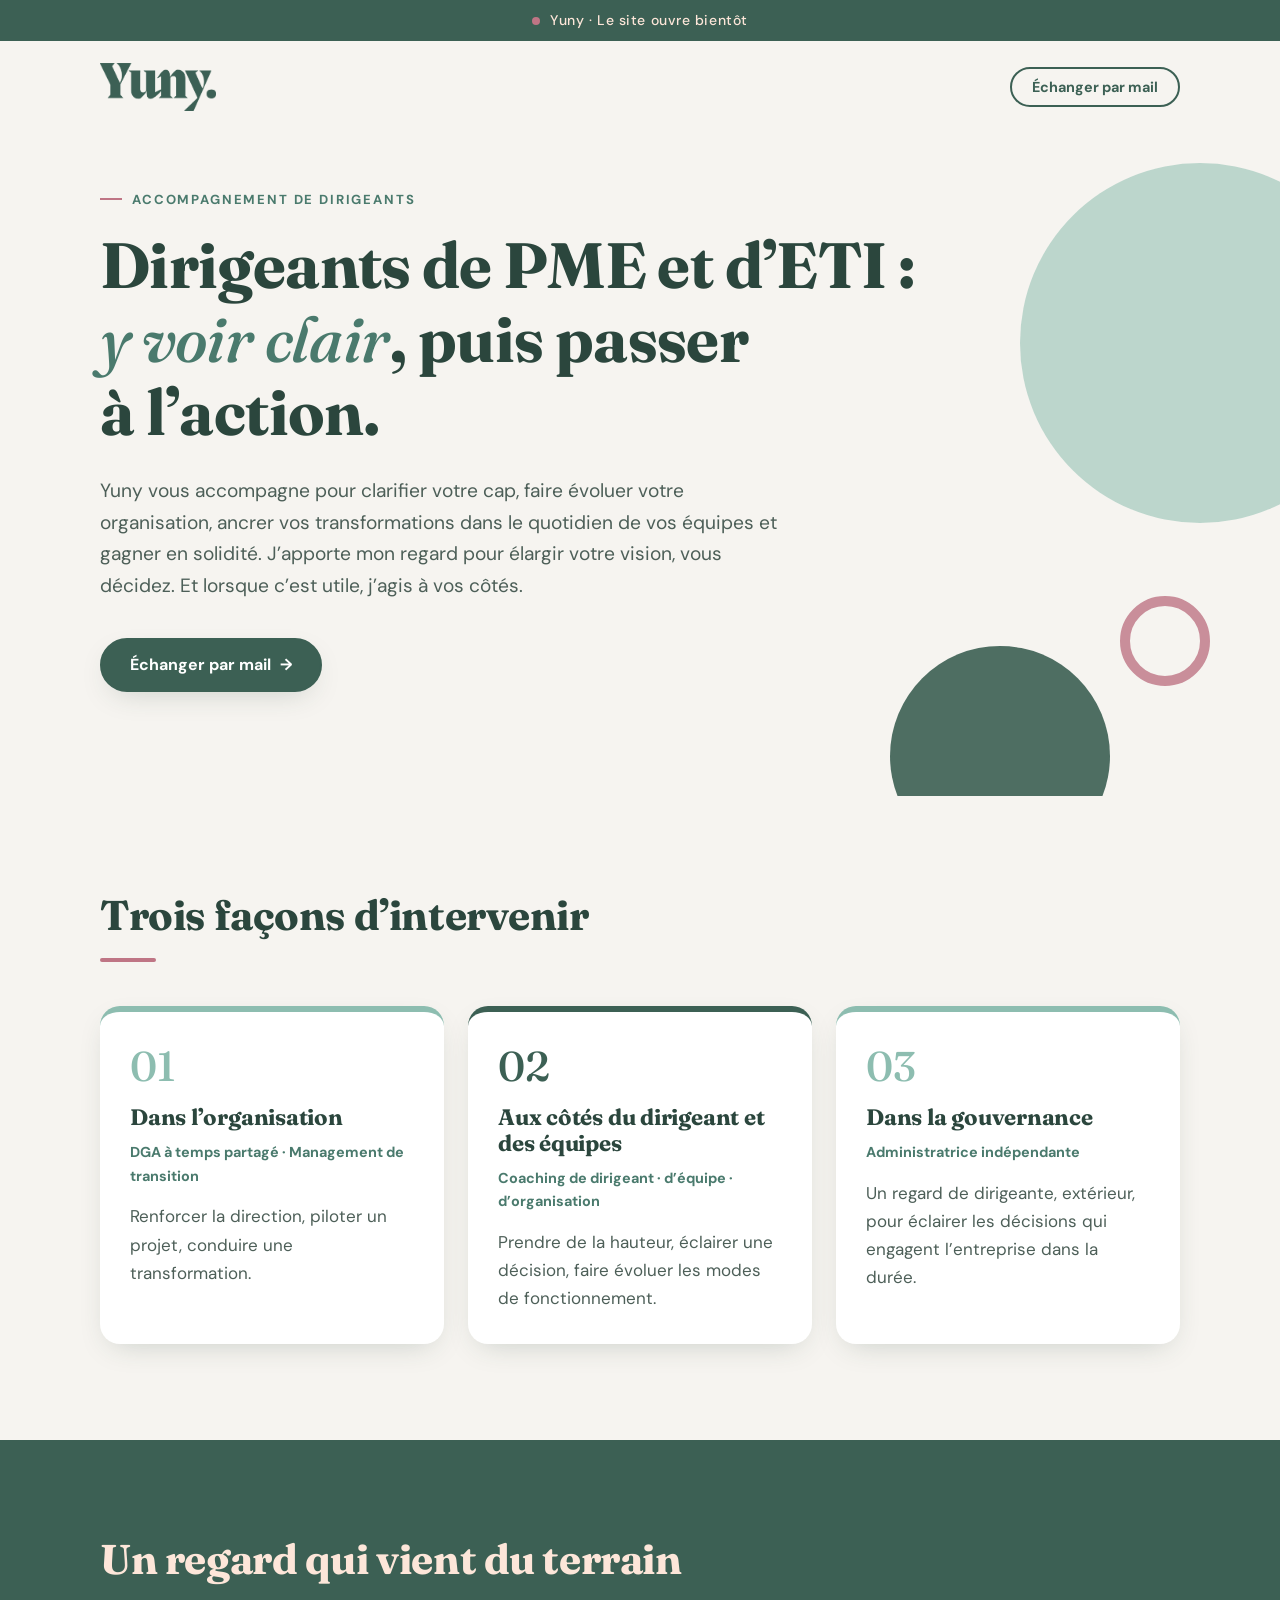
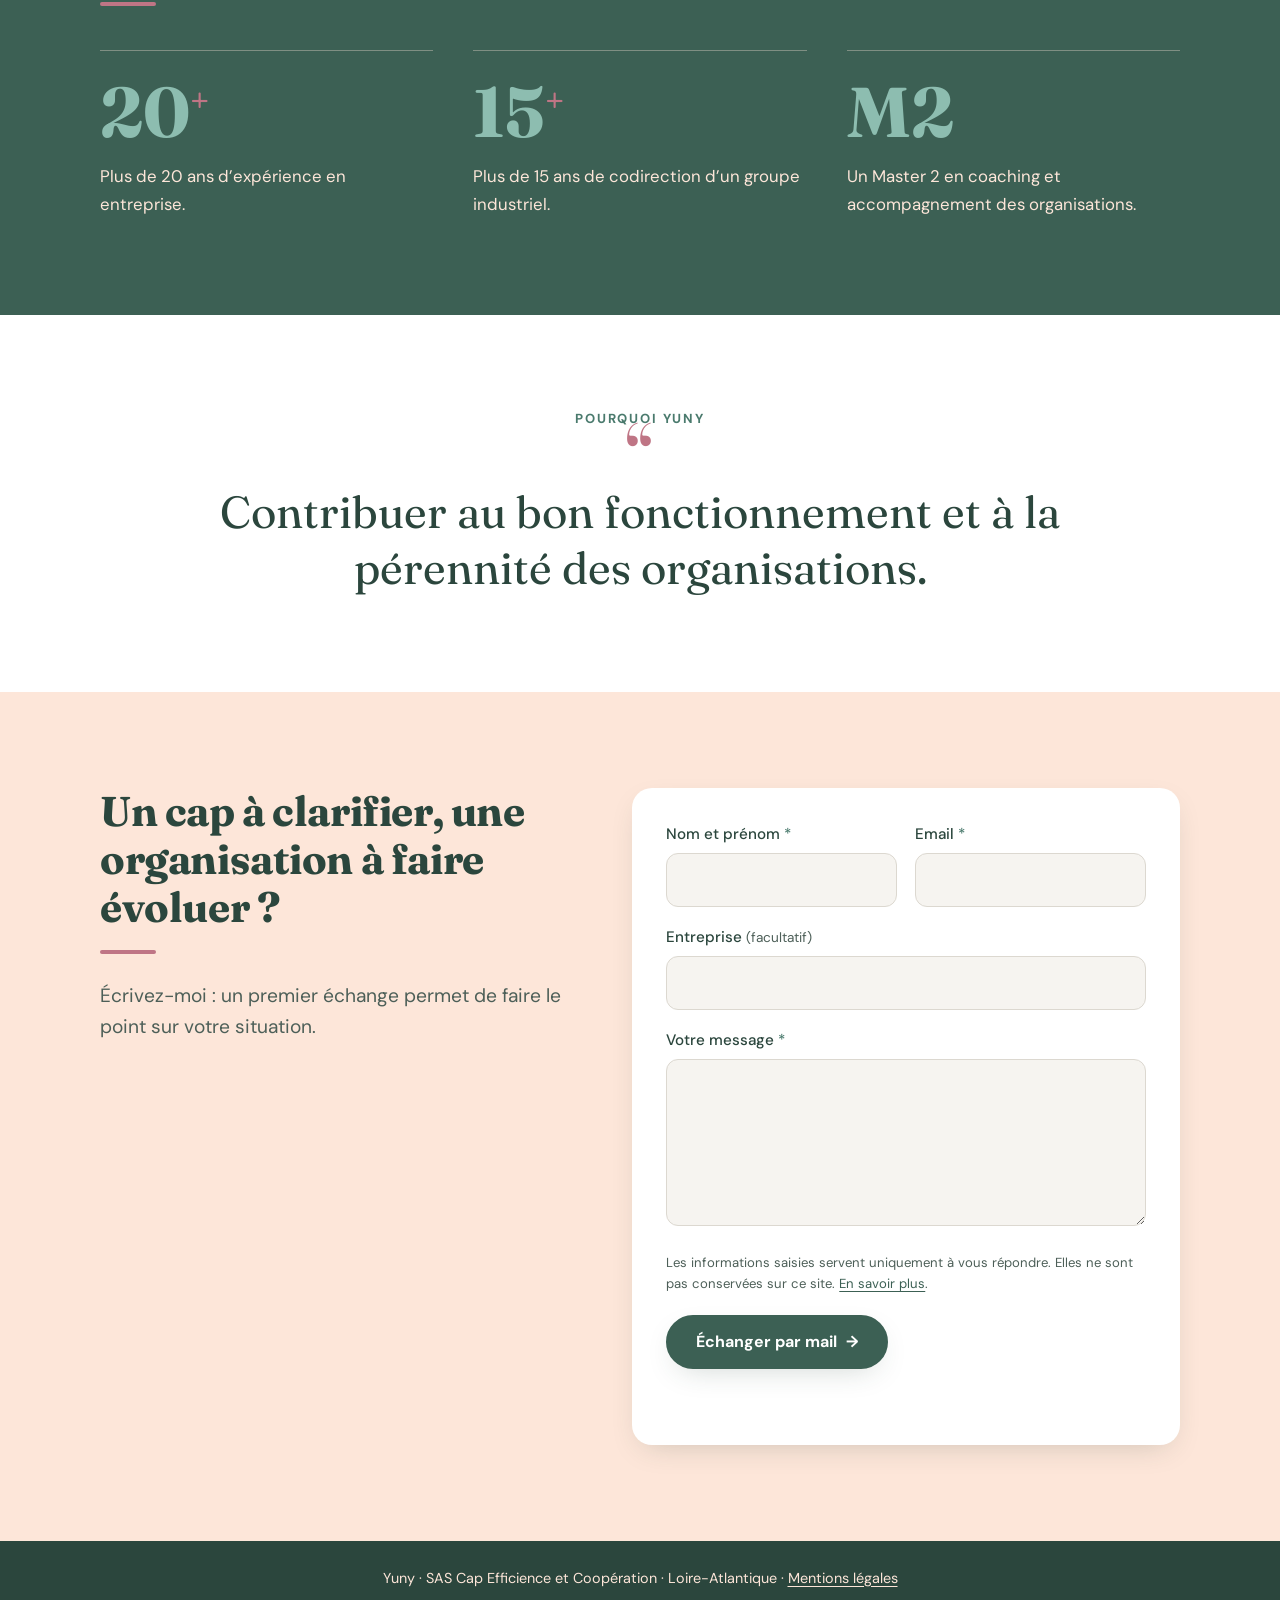
<file: index.html>
<!doctype html>
<html lang="fr">
<head>
  <meta charset="utf-8">
  <meta name="viewport" content="width=device-width, initial-scale=1">
  <title>Yuny · Accompagnement des dirigeants de PME et d'ETI</title>
  <meta name="description" content="Yuny accompagne les dirigeants de PME et d'ETI : DGA à temps partagé, management de transition, coaching et administratrice indépendante. Loire-Atlantique.">
  <meta name="theme-color" content="#3c6054">
  <meta property="og:title" content="Yuny · Y voir clair, puis passer à l'action">
  <meta property="og:description" content="Accompagnement des dirigeants de PME et d'ETI : clarifier le cap, faire évoluer l'organisation, gagner en solidité.">
  <meta property="og:type" content="website">
  <meta property="og:locale" content="fr_FR">
  <link rel="icon" href="assets/favicon.svg" type="image/svg+xml">
  <link rel="preconnect" href="https://fonts.googleapis.com">
  <link rel="preconnect" href="https://fonts.gstatic.com" crossorigin>
  <link href="https://fonts.googleapis.com/css2?family=DM+Sans:opsz,wght@9..40,400;9..40,500;9..40,700&family=Fraunces:opsz,wght@9..144,500;9..144,700&display=swap" rel="stylesheet">
  <link rel="stylesheet" href="assets/style.css?v=5">
</head>
<body>
  <a class="skip" href="#contenu">Aller au contenu</a>

  <div class="ribbon" role="note">
    <span class="ribbon__dot" aria-hidden="true"></span>
    Yuny · Le site ouvre bientôt
  </div>

  <header class="header">
    <div class="wrap header__inner">
      <a href="./" class="header__logo" aria-label="Yuny, accueil">
        <img src="assets/logo-yuny.png" alt="Yuny" width="1181" height="484">
      </a>
      <a class="btn btn--ghost btn--sm" href="#contact">Échanger par mail</a>
    </div>
  </header>

  <main id="contenu">
    <!-- HERO -->
    <section class="hero">
      <div class="hero__shapes" aria-hidden="true">
        <span class="shape shape--big"></span>
        <span class="shape shape--mid"></span>
        <span class="shape shape--ring"></span>
      </div>
      <div class="wrap hero__inner">
        <p class="eyebrow">Accompagnement de dirigeants</p>
        <h1>Dirigeants de PME et d’ETI&nbsp;: <em>y&nbsp;voir clair</em>, puis passer à&nbsp;l’action.</h1>
        <p class="lead">Yuny vous accompagne pour clarifier votre cap, faire évoluer votre organisation, ancrer vos transformations dans le quotidien de vos équipes et gagner en solidité. J’apporte mon regard pour élargir votre vision, vous décidez. Et lorsque c’est utile, j’agis à vos côtés.</p>
        <div class="hero__cta">
          <a class="btn" href="#contact">Échanger par mail <span aria-hidden="true">→</span></a>
        </div>
      </div>
    </section>

    <!-- OFFRES -->
    <section class="section" aria-labelledby="t-offres">
      <div class="wrap">
        <h2 id="t-offres" class="section__title">Trois façons d’intervenir</h2>
        <div class="cards">
          <article class="card">
            <span class="card__num" aria-hidden="true">01</span>
            <h3>Dans l’organisation</h3>
            <p class="card__tag">DGA à temps partagé · Management de transition</p>
            <p>Renforcer la direction, piloter un projet, conduire une transformation.</p>
          </article>
          <article class="card card--accent">
            <span class="card__num" aria-hidden="true">02</span>
            <h3>Aux côtés du dirigeant et des équipes</h3>
            <p class="card__tag">Coaching de dirigeant · d’équipe · d’organisation</p>
            <p>Prendre de la hauteur, éclairer une décision, faire évoluer les modes de fonctionnement.</p>
          </article>
          <article class="card">
            <span class="card__num" aria-hidden="true">03</span>
            <h3>Dans la gouvernance</h3>
            <p class="card__tag">Administratrice indépendante</p>
            <p>Un regard de dirigeante, extérieur, pour éclairer les décisions qui engagent l’entreprise dans la durée.</p>
          </article>
        </div>
      </div>
    </section>

    <!-- EXPERIENCE -->
    <section class="section section--green" aria-labelledby="t-terrain">
      <div class="wrap">
        <h2 id="t-terrain" class="section__title">Un regard qui vient du terrain</h2>
        <ul class="stats">
          <li class="stat">
            <span class="stat__big">20<sup>+</sup></span>
            <span class="stat__txt">Plus de 20 ans d’expérience en entreprise.</span>
          </li>
          <li class="stat">
            <span class="stat__big">15<sup>+</sup></span>
            <span class="stat__txt">Plus de 15 ans de codirection d’un groupe industriel.</span>
          </li>
          <li class="stat">
            <span class="stat__big">M2</span>
            <span class="stat__txt">Un Master&nbsp;2 en coaching et accompagnement des organisations.</span>
          </li>
        </ul>
      </div>
    </section>

    <!-- POURQUOI -->
    <section class="section why" aria-labelledby="t-why">
      <div class="wrap why__inner">
        <h2 id="t-why" class="eyebrow eyebrow--center">Pourquoi Yuny</h2>
        <p class="why__quote">Contribuer au bon fonctionnement et à la pérennité des organisations.</p>
      </div>
    </section>

    <!-- CONTACT -->
    <section class="section section--peach" id="contact" aria-labelledby="t-contact">
      <div class="wrap contact">
        <div class="contact__intro">
          <h2 id="t-contact" class="section__title">Un cap à clarifier, une organisation à faire évoluer&nbsp;?</h2>
          <p class="lead">Écrivez-moi&nbsp;: un premier échange permet de faire le point sur votre situation.</p>
        </div>

        <form class="form" id="contact-form" action="contact.php" method="post" novalidate>
          <div class="form__row">
            <div class="field">
              <label for="f-nom">Nom et prénom <span aria-hidden="true">*</span></label>
              <input id="f-nom" name="nom" type="text" autocomplete="name" required maxlength="100">
            </div>
            <div class="field">
              <label for="f-email">Email <span aria-hidden="true">*</span></label>
              <input id="f-email" name="email" type="email" autocomplete="email" required maxlength="150">
            </div>
          </div>
          <div class="field">
            <label for="f-societe">Entreprise <span class="opt">(facultatif)</span></label>
            <input id="f-societe" name="societe" type="text" autocomplete="organization" maxlength="150">
          </div>
          <div class="field">
            <label for="f-message">Votre message <span aria-hidden="true">*</span></label>
            <textarea id="f-message" name="message" rows="5" required minlength="10" maxlength="5000"></textarea>
          </div>

          <!-- anti-spam : champ invisible, doit rester vide -->
          <div class="hp" aria-hidden="true">
            <label for="f-site">Ne pas remplir</label>
            <input id="f-site" name="site" type="text" tabindex="-1" autocomplete="off">
          </div>
          <input type="hidden" name="elapsed" id="f-elapsed" value="">

          <p class="form__legal">Les informations saisies servent uniquement à vous répondre. Elles ne sont pas conservées sur ce site. <a href="mentions-legales.html#donnees">En savoir plus</a>.</p>

          <button class="btn" type="submit">Échanger par mail <span aria-hidden="true">→</span></button>
          <p class="form__status" id="form-status" role="status" aria-live="polite"></p>
        </form>
      </div>
    </section>
  </main>

  <footer class="footer">
    <div class="wrap footer__inner">
      <p>Yuny · SAS Cap Efficience et Coopération · Loire-Atlantique · <a href="mentions-legales.html">Mentions légales</a></p>
    </div>
  </footer>

  <script src="assets/main.js?v=5" defer></script>
</body>
</html>
</file>
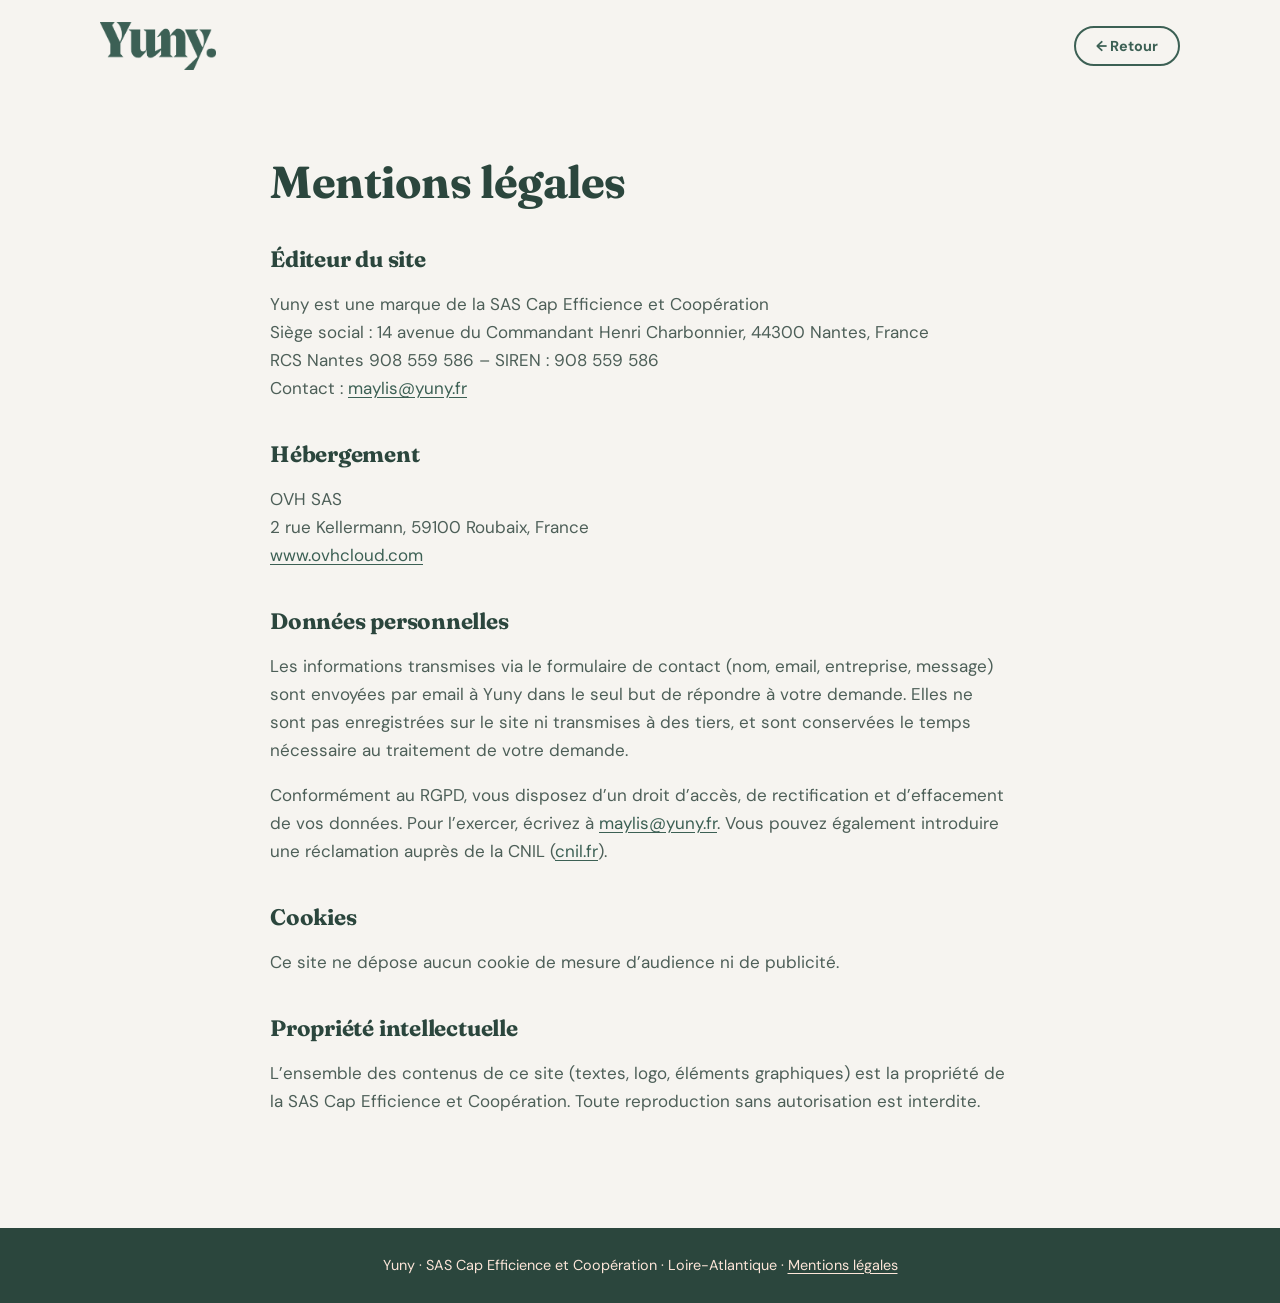
<file: mentions-legales.html>
<!doctype html>
<html lang="fr">
<head>
  <meta charset="utf-8">
  <meta name="viewport" content="width=device-width, initial-scale=1">
  <title>Mentions légales · Yuny</title>
  <meta name="robots" content="noindex">
  <meta name="theme-color" content="#3c6054">
  <link rel="icon" href="assets/favicon.svg" type="image/svg+xml">
  <link rel="preconnect" href="https://fonts.googleapis.com">
  <link rel="preconnect" href="https://fonts.gstatic.com" crossorigin>
  <link href="https://fonts.googleapis.com/css2?family=DM+Sans:opsz,wght@9..40,400;9..40,500;9..40,700&family=Fraunces:opsz,wght@9..144,500;9..144,700&display=swap" rel="stylesheet">
  <link rel="stylesheet" href="assets/style.css?v=5">
</head>
<body>
  <header class="header">
    <div class="wrap header__inner">
      <a href="./" class="header__logo" aria-label="Yuny, accueil">
        <img src="assets/logo-yuny.png" alt="Yuny" width="1181" height="484">
      </a>
      <a class="btn btn--ghost btn--sm" href="./">← Retour</a>
    </div>
  </header>

  <main class="legal">
    <div class="wrap">
      <h1>Mentions légales</h1>

      <h2>Éditeur du site</h2>
      <p>
        Yuny est une marque de la SAS Cap Efficience et Coopération<br>
        Siège social&nbsp;: 14 avenue du Commandant Henri Charbonnier, 44300 Nantes, France<br>
        RCS Nantes 908&nbsp;559&nbsp;586&nbsp;– SIREN&nbsp;: 908&nbsp;559&nbsp;586<br>
        Contact&nbsp;: <a href="mailto:maylis@yuny.fr">maylis@yuny.fr</a>
      </p>

      <h2>Hébergement</h2>
      <p>
        OVH SAS<br>
        2 rue Kellermann, 59100 Roubaix, France<br>
        <a href="https://www.ovhcloud.com" rel="noopener">www.ovhcloud.com</a>
      </p>

      <h2 id="donnees">Données personnelles</h2>
      <p>Les informations transmises via le formulaire de contact (nom, email, entreprise, message) sont envoyées par email à Yuny dans le seul but de répondre à votre demande. Elles ne sont pas enregistrées sur le site ni transmises à des tiers, et sont conservées le temps nécessaire au traitement de votre demande.</p>
      <p>Conformément au RGPD, vous disposez d’un droit d’accès, de rectification et d’effacement de vos données. Pour l’exercer, écrivez à <a href="mailto:maylis@yuny.fr">maylis@yuny.fr</a>. Vous pouvez également introduire une réclamation auprès de la CNIL (<a href="https://www.cnil.fr" rel="noopener">cnil.fr</a>).</p>

      <h2>Cookies</h2>
      <p>Ce site ne dépose aucun cookie de mesure d’audience ni de publicité.</p>

      <h2>Propriété intellectuelle</h2>
      <p>L’ensemble des contenus de ce site (textes, logo, éléments graphiques) est la propriété de la SAS Cap Efficience et Coopération. Toute reproduction sans autorisation est interdite.</p>
    </div>
  </main>

  <footer class="footer">
    <div class="wrap footer__inner">
      <p>Yuny · SAS Cap Efficience et Coopération · Loire-Atlantique · <a href="mentions-legales.html">Mentions légales</a></p>
    </div>
  </footer>
</body>
</html>
</file>
<file: assets/style.css>
/* Yuny — landing page temporaire */
:root {
  --rose: #bf7585;
  --rose-dark: #9c5466;      /* rose foncé : texte lisible sur fond clair */
  --green: #3c6054;
  --green-dark: #2b463d;
  --sage: #8dbdb0;
  --peach: #fde6d9;
  --peach-soft: #fff5ef;
  --neutral: #f6f4f0;
  --sage-dark: #4a7a6d;     /* vert sauge foncé : texte lisible sur fond clair */
  --ink: #1f2f29;
  --muted: #4d5f58;
  --white: #ffffff;

  --serif: "Fraunces", Georgia, "Times New Roman", serif;
  --sans: "DM Sans", system-ui, -apple-system, "Segoe UI", Roboto, sans-serif;

  --radius: 20px;
  --wrap: 1120px;
  --shadow: 0 10px 30px -12px rgba(43, 70, 61, .25);
}

*, *::before, *::after { box-sizing: border-box; }
html { scroll-behavior: smooth; -webkit-text-size-adjust: 100%; }
@media (prefers-reduced-motion: reduce) { html { scroll-behavior: auto; } * { transition: none !important; animation: none !important; } }

body {
  margin: 0;
  font-family: var(--sans);
  font-size: 1.0625rem;
  line-height: 1.65;
  color: var(--ink);
  background: var(--neutral);
  -webkit-font-smoothing: antialiased;
}
img { max-width: 100%; height: auto; display: block; }
a { color: var(--green); text-underline-offset: 3px; }
a:hover { color: var(--rose-dark); }
:focus-visible { outline: 3px solid var(--sage); outline-offset: 3px; border-radius: 4px; }

h1, h2, h3 { font-family: var(--serif); font-weight: 700; line-height: 1.15; color: var(--green-dark); margin: 0; letter-spacing: -0.01em; }

.wrap { width: 100%; max-width: var(--wrap); margin: 0 auto; padding: 0 20px; }

.skip { position: absolute; left: -9999px; top: 0; background: var(--green); color: var(--white); padding: 10px 16px; z-index: 100; }
.skip:focus { left: 12px; top: 12px; }

/* Bandeau */
.ribbon {
  background: var(--green);
  color: var(--peach);
  text-align: center;
  font-size: .875rem;
  font-weight: 500;
  letter-spacing: .04em;
  padding: 9px 16px;
  display: flex; align-items: center; justify-content: center; gap: 10px;
}
.ribbon__dot { width: 8px; height: 8px; border-radius: 50%; background: var(--rose); box-shadow: 0 0 0 0 rgba(191,117,133,.7); animation: pulse 2s infinite; }
@keyframes pulse { 70% { box-shadow: 0 0 0 8px rgba(191,117,133,0); } 100% { box-shadow: 0 0 0 0 rgba(191,117,133,0); } }

/* Header */
.header { background: var(--neutral); }
.header__inner { display: flex; align-items: center; justify-content: space-between; gap: 16px; padding-top: 22px; padding-bottom: 22px; }
.header__logo img { width: 116px; }

/* Boutons */
.btn {
  display: inline-flex; align-items: center; gap: .55em;
  background: var(--green); color: var(--white);
  font: 700 1rem/1 var(--sans);
  padding: 17px 28px; border-radius: 999px; border: 2px solid var(--green);
  text-decoration: none; cursor: pointer;
  box-shadow: var(--shadow);
  transition: transform .2s ease, background .2s ease, box-shadow .2s ease;
}
.btn:hover { background: var(--green-dark); border-color: var(--green-dark); color: var(--white); transform: translateY(-2px); }
.btn span { transition: transform .2s ease; }
.btn:hover span { transform: translateX(4px); }
.btn--ghost { background: transparent; color: var(--green); box-shadow: none; }
.btn--ghost:hover { background: var(--green); color: var(--white); }
.btn--sm { padding: 11px 20px; font-size: .9rem; }
.btn[disabled] { opacity: .6; cursor: wait; transform: none; }

/* Hero */
.hero { position: relative; overflow: hidden; background: var(--neutral); padding: 56px 0 104px; }
.hero__inner { position: relative; z-index: 1; max-width: 860px; margin-left: max(0px, calc((100% - var(--wrap)) / 2)); }
.eyebrow { font-family: var(--sans); font-size: .82rem; font-weight: 700; letter-spacing: .14em; text-transform: uppercase; color: var(--sage-dark); margin: 0 0 18px; }
.eyebrow::before { content: ""; display: inline-block; width: 22px; height: 2px; background: var(--rose); vertical-align: middle; margin: -2px 10px 0 0; }
.eyebrow--center::before { display: none; }
.hero h1 { font-size: clamp(2.2rem, 5.4vw, 4rem); font-weight: 700; }
.hero h1 em { font-style: italic; font-weight: 500; color: var(--sage-dark); }
.lead { font-size: clamp(1.05rem, 1.6vw, 1.2rem); color: var(--muted); max-width: 680px; margin: 26px 0 0; }
.hero__cta { margin-top: 36px; }

.hero__shapes { position: absolute; inset: 0; pointer-events: none; }
.shape { position: absolute; border-radius: 50%; }
.shape--big { width: 360px; height: 360px; background: var(--sage); opacity: .55; right: -100px; top: 30px; }
.shape--mid { width: 220px; height: 220px; background: var(--green); opacity: .9; right: 170px; bottom: -70px; }
.shape--ring { width: 90px; height: 90px; border: 10px solid var(--rose); right: 70px; bottom: 110px; opacity: .8; }

/* Sections */
.section { padding: 96px 0; }
.section__title { font-size: clamp(1.8rem, 3.6vw, 2.6rem); margin-bottom: 44px; max-width: 760px; }
.section__title::after { content: ""; display: block; width: 56px; height: 4px; border-radius: 2px; background: var(--rose); margin-top: 18px; }
.contact__intro .section__title::after { margin-bottom: 4px; }
.section--green { background: var(--green); color: var(--peach); }
.section--green .section__title { color: var(--peach); }
.section--peach { background: var(--peach); }

/* Cartes */
.cards { display: grid; grid-template-columns: repeat(3, 1fr); gap: 24px; }
.card {
  position: relative; background: var(--white); border-radius: var(--radius);
  padding: 34px 30px 32px; box-shadow: var(--shadow);
  border-top: 6px solid var(--sage);
  transition: transform .25s ease;
}
.card:hover { transform: translateY(-4px); border-top-color: var(--rose); }
.card:hover .card__num { color: var(--rose); }
.card__num { transition: color .25s ease; }
.card { transition: transform .25s ease, border-color .25s ease; }
.card--accent { border-top-color: var(--green); }
.card__num { font-family: var(--serif); font-size: 2.6rem; font-weight: 500; color: var(--sage); line-height: 1; display: block; margin-bottom: 18px; }
.card--accent .card__num { color: var(--green); }
.card h3 { font-size: 1.4rem; margin-bottom: 10px; }
.card__tag { font-size: .9rem; font-weight: 700; color: var(--sage-dark); margin: 0 0 14px; }
.card p:last-child { margin: 0; color: var(--muted); }

/* Stats */
.stats { list-style: none; margin: 0; padding: 0; display: grid; grid-template-columns: repeat(3, 1fr); gap: 40px; }
.stat { border-top: 1px solid rgba(253, 230, 217, .35); padding-top: 26px; }
.stat__big { display: block; font-family: var(--serif); font-size: clamp(3rem, 6vw, 4.4rem); font-weight: 700; line-height: 1; color: var(--sage); margin-bottom: 14px; }
.stat__big sup { font-size: .5em; color: var(--rose); vertical-align: super; }
.stat__txt { font-size: 1.05rem; }

/* Pourquoi */
.why { background: var(--white); text-align: center; }
.why__inner { max-width: 880px; }
.eyebrow--center { text-align: center; }
.why__quote { font-family: var(--serif); font-size: clamp(1.7rem, 3.8vw, 2.8rem); line-height: 1.25; color: var(--green-dark); margin: 0; position: relative; padding-top: 40px; }
.why__quote::before { content: "“"; position: absolute; top: -30px; left: 50%; transform: translateX(-50%); font-size: 6rem; color: var(--rose); line-height: 1; }

/* Contact */
.contact { display: grid; grid-template-columns: 1fr 1.15fr; gap: 56px; align-items: start; }
.contact__intro .section__title { margin-bottom: 0; }
.form { background: var(--white); border-radius: var(--radius); padding: 34px; box-shadow: var(--shadow); }
.form__row { display: grid; grid-template-columns: 1fr 1fr; gap: 18px; }
.field { margin-bottom: 18px; }
.field label { display: block; font-weight: 500; font-size: .95rem; margin-bottom: 6px; color: var(--green-dark); }
.field label span[aria-hidden] { color: var(--sage-dark); }
.opt { font-weight: 400; color: var(--muted); font-size: .85rem; }
.field input, .field textarea {
  width: 100%; font: inherit; color: var(--ink);
  background: var(--neutral); border: 1.5px solid #dcd8d0; border-radius: 12px;
  padding: 12px 14px; transition: border-color .2s, background .2s;
}
.field textarea { resize: vertical; min-height: 130px; }
.field input:focus, .field textarea:focus { outline: none; border-color: var(--green); background: var(--white); box-shadow: 0 0 0 3px rgba(141, 189, 176, .45); }
.field.is-invalid input, .field.is-invalid textarea { border-color: var(--rose-dark); }
.hp { position: absolute; left: -10000px; width: 1px; height: 1px; overflow: hidden; }
.form__legal { font-size: .82rem; color: var(--muted); margin: 0 0 20px; }
.form__status { margin: 16px 0 0; font-weight: 500; min-height: 1.5em; }
.form__status.ok { color: var(--green); }
.form__status.err { color: var(--rose-dark); }

/* Footer */
.footer { background: var(--green-dark); color: var(--peach); font-size: .9rem; }
.footer__inner { padding-top: 26px; padding-bottom: 26px; text-align: center; }
.footer p { margin: 0; }
.footer a { color: var(--peach); }
.footer a:hover { color: var(--rose); }

/* Page mentions légales */
.legal { padding: 64px 0 96px; }
.legal .wrap { max-width: 780px; }
.legal h1 { font-size: clamp(2rem, 4vw, 2.8rem); margin-bottom: 32px; }
.legal h2 { font-size: 1.4rem; margin: 40px 0 12px; }
.legal p, .legal li { color: var(--muted); }

/* Responsive */
@media (max-width: 1180px) {
  .shape--big { width: 240px; height: 240px; right: -120px; top: -50px; opacity: .45; }
  .shape--mid { width: 160px; height: 160px; right: -40px; bottom: -70px; }
  .shape--ring { width: 70px; height: 70px; border-width: 8px; right: 110px; bottom: -20px; opacity: .6; }
}
@media (max-width: 900px) {
  .cards, .stats { grid-template-columns: 1fr; }
  .stats { gap: 28px; }
  .contact { grid-template-columns: 1fr; gap: 32px; }
  .shape--ring { display: none; }
}
@media (max-width: 560px) {
  .section { padding: 68px 0; }
  .hero { padding: 36px 0 76px; }
  .header__logo img { width: 92px; }
  .header .btn--sm { padding: 9px 14px; font-size: .82rem; }
  .form { padding: 24px 20px; }
  .form__row { grid-template-columns: 1fr; gap: 0; }
  .btn { width: 100%; justify-content: center; }
  .header .btn { width: auto; }
}
</file>
